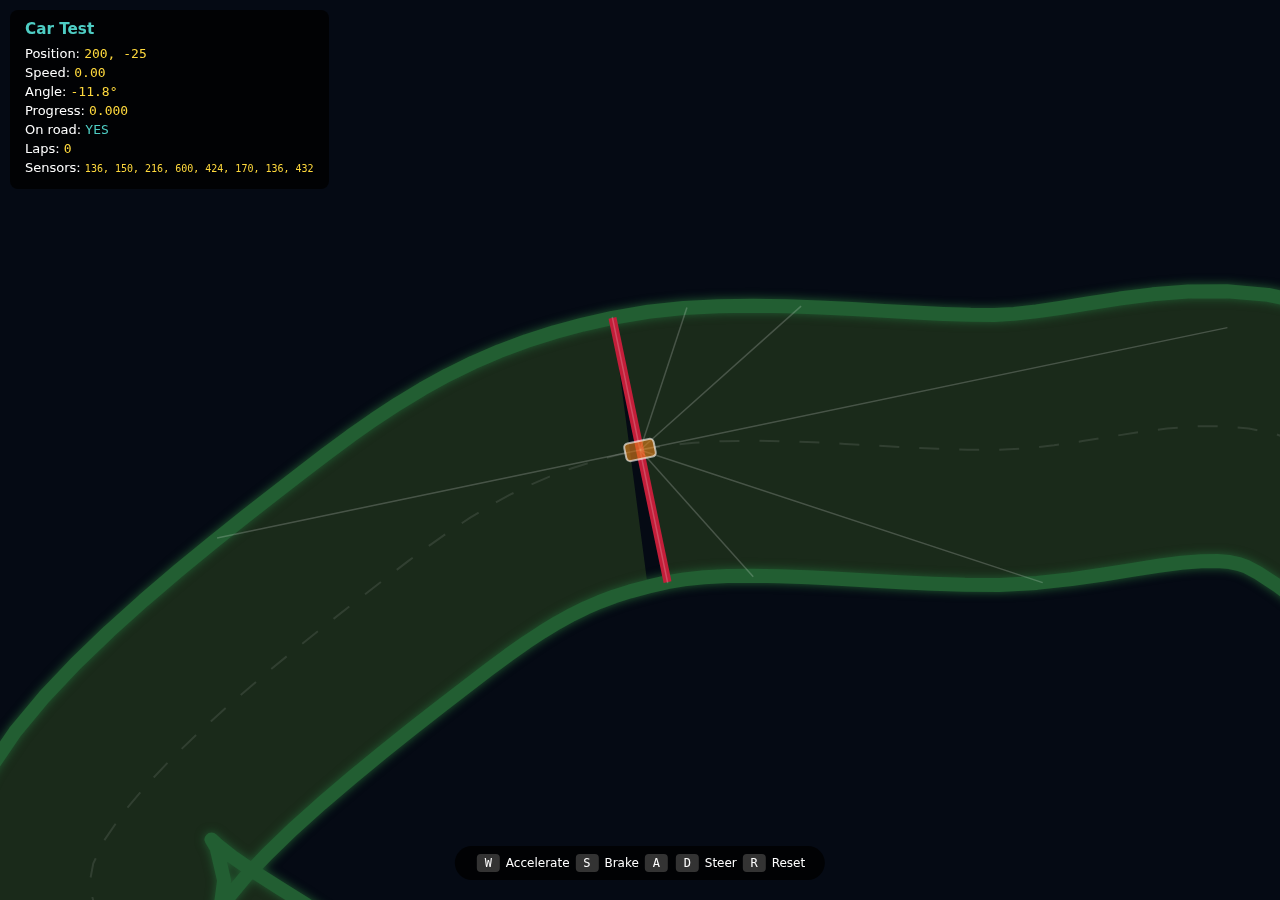
<file: tests/test_car.html>
<!DOCTYPE html>
<html lang="en">
<head>
    <meta charset="UTF-8">
    <meta name="viewport" content="width=device-width, initial-scale=1.0">
    <title>Car Test</title>
    <style>
        body {
            margin: 0;
            background: #050a14;
            font-family: system-ui, sans-serif;
            color: white;
            overflow: hidden;
        }
        canvas { display: block; }
        #info {
            position: absolute;
            top: 10px;
            left: 10px;
            background: rgba(0,0,0,0.8);
            padding: 10px 15px;
            border-radius: 8px;
            font-size: 13px;
        }
        #info h3 { margin: 0 0 8px 0; color: #4ecdc4; }
        #info p { margin: 4px 0; }
        .value { color: #ffd93d; font-family: monospace; }
        .on { color: #4ecdc4; }
        .off { color: #ff6b6b; }
        #controls {
            position: absolute;
            bottom: 20px;
            left: 50%;
            transform: translateX(-50%);
            background: rgba(0,0,0,0.8);
            padding: 10px 20px;
            border-radius: 20px;
            font-size: 12px;
        }
        kbd {
            background: #333;
            padding: 2px 8px;
            border-radius: 4px;
            margin: 0 2px;
        }
    </style>
</head>
<body>
    <canvas id="canvas"></canvas>
    <div id="info">
        <h3>Car Test</h3>
        <p>Position: <span id="pos" class="value">—</span></p>
        <p>Speed: <span id="speed" class="value">—</span></p>
        <p>Angle: <span id="angle" class="value">—</span></p>
        <p>Progress: <span id="progress" class="value">—</span></p>
        <p>On road: <span id="onRoad" class="value">—</span></p>
        <p>Laps: <span id="laps" class="value">0</span></p>
        <p>Sensors: <span id="sensors" class="value" style="font-size: 10px;">—</span></p>
    </div>
    <div id="controls">
        <kbd>W</kbd> Accelerate
        <kbd>S</kbd> Brake
        <kbd>A</kbd> <kbd>D</kbd> Steer
        <kbd>R</kbd> Reset
    </div>
    
    <script type="module">
        import { CONFIG } from '../js/config.js';
        import { Track } from '../js/track.js';
        import { Car } from '../js/car.js';
        import { NeuralNetwork } from '../js/neural-network.js';
        
        const canvas = document.getElementById('canvas');
        const ctx = canvas.getContext('2d');
        
        // Same track as test_track
        const trackCenterline = [
            { x: 200, y: -25 },
            { x: 550, y: -25 },
            { x: 875, y: -25 },
            { x: 1150, y: 300 },
            { x: 975, y: 650 },
            { x: 1225, y: 775 },
            { x: 1300, y: 1025 },
            { x: 950, y: 1300 },
            { x: 550, y: 1250 },
            { x: 450, y: 1075 },
            { x: 300, y: 1100 },
            { x: 75, y: 1300 },
            { x: -425, y: 1125 },
            { x: -475, y: 625 },
            { x: -150, y: 600 },
            { x: -350, y: 400 },
            { x: -50, y: 100 },
        ];
        
        let track, car, camera;
        let keys = {};
        
        // UI elements
        const posEl = document.getElementById('pos');
        const speedEl = document.getElementById('speed');
        const angleEl = document.getElementById('angle');
        const progressEl = document.getElementById('progress');
        const onRoadEl = document.getElementById('onRoad');
        const lapsEl = document.getElementById('laps');
        const sensorsEl = document.getElementById('sensors');
        
        function init() {
            canvas.width = window.innerWidth;
            canvas.height = window.innerHeight;
            
            track = new Track(trackCenterline);
            
            // Start position
            const start = track.getStartLine();
            car = new Car(
                0,
                start.point.x,
                start.point.y,
                Math.atan2(start.tangent.y, start.tangent.x)
            );
            
            // Override the brain with manual control
            car.brain = {
                predict: () => {
                    let steer = 0;
                    let throttle = 0;
                    if (keys['KeyA'] || keys['ArrowLeft']) steer = -1;
                    if (keys['KeyD'] || keys['ArrowRight']) steer = 1;
                    if (keys['KeyW'] || keys['ArrowUp']) throttle = 1;
                    if (keys['KeyS'] || keys['ArrowDown']) throttle = -0.5;
                    return [steer, throttle];
                }
            };
            
            camera = { x: car.x, y: car.y };
        }
        
        function reset() {
            const start = track.getStartLine();
            car.x = start.point.x;
            car.y = start.point.y;
            car.angle = Math.atan2(start.tangent.y, start.tangent.x);
            car.speed = 0;
            car.dead = false;
            car.finished = false;
            car.fitness = 0;
            car.lapCount = 0;
            car.lastProgress = 0;
            car.timer = 0;
            car.graceTimer = CONFIG.GRACE_PERIOD;
        }
        
        function update() {
            if (!car.dead && !car.finished) {
                car.update(track, []);
            }
            
            // Smooth camera follow
            camera.x += (car.x - camera.x) * 0.1;
            camera.y += (car.y - camera.y) * 0.1;
        }
        
        function draw() {
            ctx.fillStyle = '#050a14';
            ctx.fillRect(0, 0, canvas.width, canvas.height);
            
            ctx.save();
            ctx.translate(canvas.width/2 - camera.x, canvas.height/2 - camera.y);
            
            track.draw(ctx);
            car.draw(ctx, true);
            
            ctx.restore();
            
            // Update UI
            posEl.textContent = `${Math.round(car.x)}, ${Math.round(car.y)}`;
            speedEl.textContent = car.speed.toFixed(2);
            angleEl.textContent = (car.angle * 180 / Math.PI).toFixed(1) + '°';
            progressEl.textContent = car.lastProgress.toFixed(3);
            
            const onRoad = track.isOnRoad(car.x, car.y);
            onRoadEl.textContent = onRoad ? 'YES' : 'NO';
            onRoadEl.className = onRoad ? 'value on' : 'value off';
            
            lapsEl.textContent = car.lapCount;
            sensorsEl.textContent = car.sensors.map(s => Math.floor(s)).join(', ');
            
            if (car.dead) {
                ctx.fillStyle = 'rgba(255, 0, 0, 0.3)';
                ctx.fillRect(0, 0, canvas.width, canvas.height);
                ctx.fillStyle = 'white';
                ctx.font = 'bold 24px system-ui';
                ctx.textAlign = 'center';
                ctx.fillText('CRASHED! Press R to reset', canvas.width/2, canvas.height/2);
            }
            
            if (car.finished) {
                ctx.fillStyle = 'rgba(0, 255, 100, 0.3)';
                ctx.fillRect(0, 0, canvas.width, canvas.height);
                ctx.fillStyle = 'white';
                ctx.font = 'bold 24px system-ui';
                ctx.textAlign = 'center';
                ctx.fillText('LAP COMPLETE! Press R to reset', canvas.width/2, canvas.height/2);
            }
        }
        
        function loop() {
            update();
            draw();
            requestAnimationFrame(loop);
        }
        
        window.addEventListener('keydown', (e) => {
            keys[e.code] = true;
            if (e.code === 'KeyR') reset();
        });
        
        window.addEventListener('keyup', (e) => {
            keys[e.code] = false;
        });
        
        window.addEventListener('resize', () => {
            canvas.width = window.innerWidth;
            canvas.height = window.innerHeight;
        });
        
        init();
        loop();
    </script>
</body>
</html>
</file>
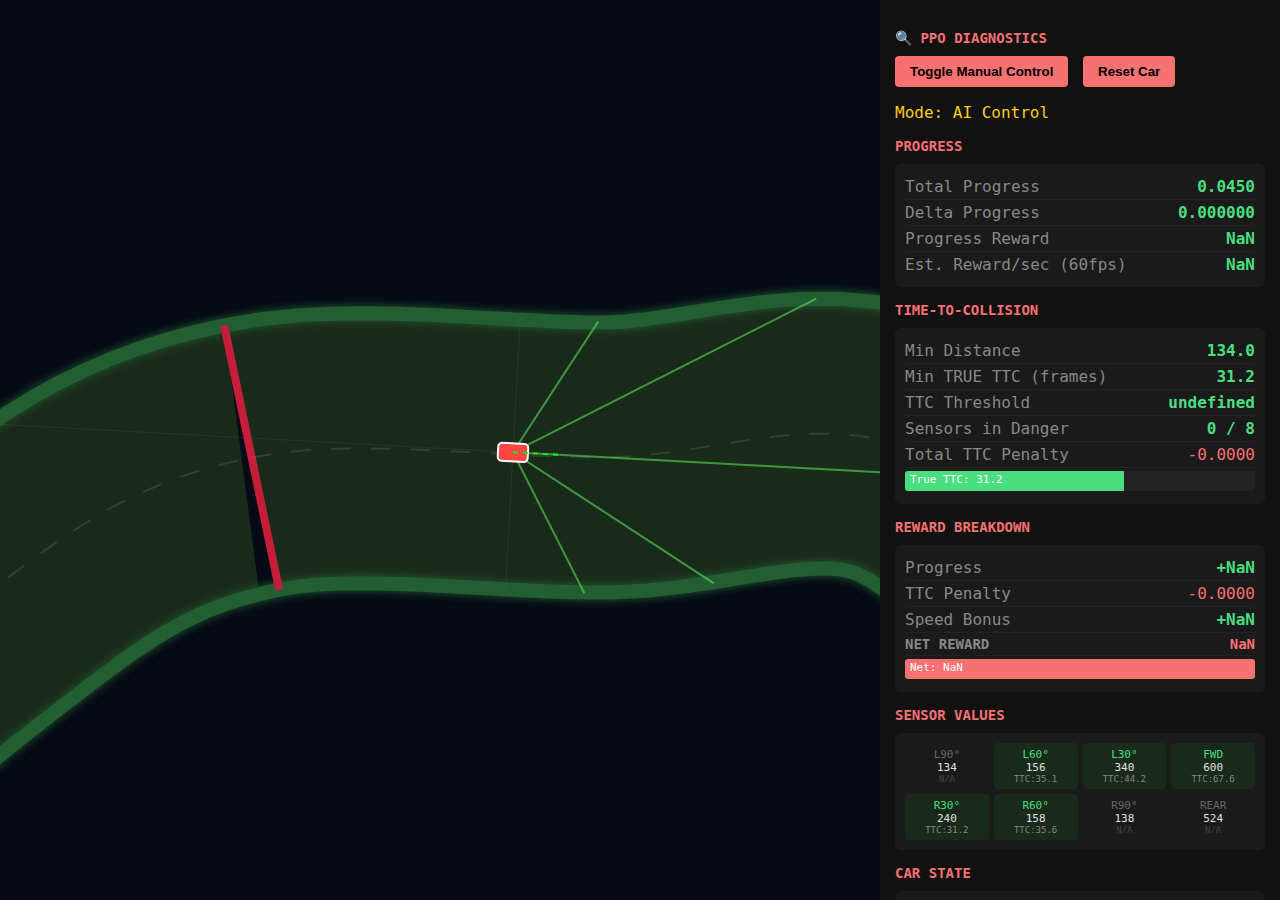
<file: tests/test_diagnostics.html>
<!DOCTYPE html>
<html lang="en">
<head>
    <meta charset="UTF-8">
    <meta name="viewport" content="width=device-width, initial-scale=1.0">
    <title>Test: PPO Diagnostics</title>
    <style>
        body {
            font-family: 'SF Mono', Monaco, monospace;
            background: #0a0a0a;
            color: #e0e0e0;
            margin: 0;
            display: flex;
        }
        #game-container {
            flex: 1;
            position: relative;
        }
        canvas {
            display: block;
        }
        #diagnostics {
            width: 400px;
            padding: 15px;
            background: #111;
            height: 100vh;
            overflow-y: auto;
            box-sizing: border-box;
        }
        h2 { color: #f87171; margin: 15px 0 10px 0; font-size: 14px; }
        .section {
            background: #1a1a1a;
            padding: 10px;
            margin: 5px 0;
            border-radius: 6px;
        }
        .row {
            display: flex;
            justify-content: space-between;
            padding: 3px 0;
            border-bottom: 1px solid #222;
        }
        .row:last-child { border-bottom: none; }
        .label { color: #888; }
        .value { color: #4ade80; font-weight: bold; }
        .warning { color: #facc15; }
        .danger { color: #f87171; }
        .bar-container {
            height: 20px;
            background: #222;
            border-radius: 3px;
            margin: 3px 0;
            position: relative;
            overflow: hidden;
        }
        .bar {
            height: 100%;
            transition: width 0.1s;
        }
        .bar-label {
            position: absolute;
            left: 5px;
            top: 2px;
            font-size: 11px;
            color: #fff;
        }
        .sensor-grid {
            display: grid;
            grid-template-columns: repeat(4, 1fr);
            gap: 5px;
        }
        .sensor-item {
            background: #222;
            padding: 5px;
            border-radius: 4px;
            text-align: center;
            font-size: 11px;
        }
        .controls {
            margin: 10px 0;
        }
        button {
            background: #f87171;
            color: #000;
            border: none;
            padding: 8px 15px;
            border-radius: 4px;
            cursor: pointer;
            font-weight: bold;
            margin-right: 5px;
        }
        button:hover { background: #fca5a5; }
        .help {
            font-size: 11px;
            color: #666;
            margin-top: 20px;
        }
    </style>
</head>
<body>
    <div id="game-container">
        <canvas id="gameCanvas"></canvas>
    </div>
    <div id="diagnostics">
        <h2>🔍 PPO DIAGNOSTICS</h2>
        <div class="controls">
            <button onclick="toggleManual()">Toggle Manual Control</button>
            <button onclick="resetCar()">Reset Car</button>
        </div>
        <p id="mode" style="color: #facc15;">Mode: AI Control</p>
        
        <h2>PROGRESS</h2>
        <div class="section" id="progress-section"></div>
        
        <h2>TIME-TO-COLLISION</h2>
        <div class="section" id="ttc-section"></div>
        
        <h2>REWARD BREAKDOWN</h2>
        <div class="section" id="reward-section"></div>
        
        <h2>SENSOR VALUES</h2>
        <div class="section sensor-grid" id="sensor-section"></div>
        
        <h2>CAR STATE</h2>
        <div class="section" id="car-section"></div>
        
        <div class="help">
            <p><strong>WASD</strong> - Manual control (when enabled)</p>
            <p><strong>TRUE TTC</strong> = distance / velocity_toward_sensor</p>
            <p>Side sensors (L90°, R90°) have TTC=∞ when moving forward (N/A)</p>
            <p><strong>Green</strong> = contributing sensors (car moving toward)</p>
            <p><strong>Gray</strong> = non-contributing (moving parallel/away)</p>
        </div>
    </div>

    <script type="module">
        import { CONFIG } from '../js/config.js';
        import { Track } from '../js/track.js';
        import { Car } from '../js/car.js';
        
        // Track centerline
        const TRACK_CENTERLINE = [
            { x: 200, y: -25 },
            { x: 550, y: -25 },
            { x: 875, y: -25 },
            { x: 1150, y: 300 },
            { x: 975, y: 650 },
            { x: 1225, y: 775 },
            { x: 1300, y: 1025 },
            { x: 950, y: 1300 },
            { x: 550, y: 1250 },
            { x: 450, y: 1075 },
            { x: 300, y: 1100 },
            { x: 75, y: 1300 },
            { x: -425, y: 1125 },
            { x: -475, y: 625 },
            { x: -150, y: 600 },
            { x: -350, y: 400 },
            { x: -50, y: 100 },
        ];
        
        const canvas = document.getElementById('gameCanvas');
        const ctx = canvas.getContext('2d');
        
        let track, car;
        let manualControl = false;
        let keys = {};
        let prevTotalProgress = 0;
        let camera = { x: 0, y: 0 };
        
        function setup() {
            canvas.width = window.innerWidth - 400;
            canvas.height = window.innerHeight;
            
            track = new Track(TRACK_CENTERLINE);
            const start = track.getStartLine();
            car = new Car(0, start.point.x, start.point.y, Math.atan2(start.tangent.y, start.tangent.x));
            
            // Initialize progress
            car.update(track, []);
            prevTotalProgress = car.totalProgress;
            
            requestAnimationFrame(loop);
        }
        
        function loop() {
            // Store previous progress
            const prevProg = car.totalProgress;
            
            // Manual or simple AI control
            if (manualControl) {
                let steer = 0, throttle = 0;
                if (keys['a'] || keys['ArrowLeft']) steer = -1;
                if (keys['d'] || keys['ArrowRight']) steer = 1;
                if (keys['w'] || keys['ArrowUp']) throttle = 1;
                if (keys['s'] || keys['ArrowDown']) throttle = -0.5;
                car.applyAction([steer, throttle]);
            } else {
                // Simple AI: go forward, steer towards track
                const trackDir = track.getTrackDirection(car.x, car.y);
                const trackAngle = Math.atan2(trackDir.y, trackDir.x);
                let angleDiff = trackAngle - car.angle;
                while (angleDiff > Math.PI) angleDiff -= 2 * Math.PI;
                while (angleDiff < -Math.PI) angleDiff += 2 * Math.PI;
                
                const steer = Math.max(-1, Math.min(1, angleDiff * 2));
                car.applyAction([steer, 0.8]);
            }
            
            car.update(track, []);
            
            // Reset if dead
            if (car.dead) {
                const start = track.getStartLine();
                car.reset(start);
                car.update(track, []);
            }
            
            // Camera follow
            camera.x += (car.x - camera.x) * 0.1;
            camera.y += (car.y - camera.y) * 0.1;
            
            // Draw
            ctx.fillStyle = '#050a14';
            ctx.fillRect(0, 0, canvas.width, canvas.height);
            
            ctx.save();
            ctx.translate(canvas.width / 2 - camera.x, canvas.height / 2 - camera.y);
            
            track.draw(ctx);
            drawCarWithDiagnostics(ctx, car);
            
            ctx.restore();
            
            // Update diagnostics
            updateDiagnostics(car, prevProg);
            
            requestAnimationFrame(loop);
        }
        
        function drawCarWithDiagnostics(ctx, car) {
            const speed = Math.max(car.speed, 0.1);
            const ppo = CONFIG.PPO;
            
            // Draw TTC danger zones for each sensor
            car.sensors.forEach((dist, i) => {
                const angle = getSensorAngle(car, i);
                
                // Get sensor angle relative to car heading (local)
                const sensorAngle = (i < 7) 
                    ? -Math.PI/2 + (i / 6) * Math.PI 
                    : Math.PI;
                
                // Velocity component toward this sensor
                const velocityToward = speed * Math.cos(sensorAngle);
                const contributing = velocityToward > 0.1;
                const trueTTC = contributing ? dist / velocityToward : Infinity;
                const inDanger = contributing && trueTTC < ppo.TTC_THRESHOLD;
                
                // Draw sensor line
                ctx.beginPath();
                if (inDanger) {
                    ctx.strokeStyle = 'rgba(255, 0, 0, 0.9)';
                    ctx.lineWidth = 3;
                } else if (contributing) {
                    ctx.strokeStyle = 'rgba(100, 255, 100, 0.5)';
                    ctx.lineWidth = 2;
                } else {
                    ctx.strokeStyle = 'rgba(100, 100, 100, 0.2)';
                    ctx.lineWidth = 1;
                }
                ctx.moveTo(car.x, car.y);
                ctx.lineTo(car.x + Math.cos(angle) * dist, car.y + Math.sin(angle) * dist);
                ctx.stroke();
                
                // Draw TTC label for dangerous sensors
                if (inDanger) {
                    const labelX = car.x + Math.cos(angle) * (dist / 2);
                    const labelY = car.y + Math.sin(angle) * (dist / 2);
                    ctx.fillStyle = '#f87171';
                    ctx.font = '12px monospace';
                    ctx.fillText(`TTC:${trueTTC.toFixed(1)}`, labelX, labelY);
                }
            });
            
            // Draw car
            ctx.save();
            ctx.translate(car.x, car.y);
            ctx.rotate(car.angle);
            ctx.fillStyle = car.dead ? '#666' : '#ff4444';
            ctx.beginPath();
            ctx.roundRect(-15, -9, 30, 18, 4);
            ctx.fill();
            ctx.strokeStyle = '#fff';
            ctx.lineWidth = 2;
            ctx.stroke();
            ctx.restore();
            
            // Draw track direction indicator
            const trackDir = track.getTrackDirection(car.x, car.y);
            if (trackDir) {
                ctx.beginPath();
                ctx.strokeStyle = '#00ff00';
                ctx.lineWidth = 2;
                ctx.setLineDash([5, 5]);
                ctx.moveTo(car.x, car.y);
                ctx.lineTo(car.x + trackDir.x * 50, car.y + trackDir.y * 50);
                ctx.stroke();
                ctx.setLineDash([]);
            }
        }
        
        function getSensorAngle(car, i) {
            return (i < 7)
                ? car.angle - Math.PI / 2 + (i / 6) * Math.PI
                : car.angle + Math.PI;
        }
        
        function updateDiagnostics(car, prevProg) {
            const speed = Math.max(car.speed, 0.5);
            const ppo = CONFIG.PPO;
            
            // Progress section - use progressVelocity which is computed during update
            const deltaProgress = car.progressVelocity;  // This is set in car.update()
            const progressReward = deltaProgress * ppo.PROGRESS_REWARD_SCALE;
            
            document.getElementById('progress-section').innerHTML = `
                <div class="row">
                    <span class="label">Total Progress</span>
                    <span class="value">${car.totalProgress.toFixed(4)}</span>
                </div>
                <div class="row">
                    <span class="label">Delta Progress</span>
                    <span class="value">${deltaProgress.toFixed(6)}</span>
                </div>
                <div class="row">
                    <span class="label">Progress Reward</span>
                    <span class="value">${progressReward.toFixed(4)}</span>
                </div>
                <div class="row">
                    <span class="label">Est. Reward/sec (60fps)</span>
                    <span class="value">${(progressReward * 60).toFixed(2)}</span>
                </div>
            `;
            
            // TTC section - use TRUE TTC (velocity component toward sensor)
            let ttcHtml = '';
            let totalTTCPenalty = 0;
            let dangerCount = 0;
            let minTrueTTC = Infinity;
            
            car.sensors.forEach((dist, i) => {
                // Get sensor angle relative to car heading
                const sensorAngle = (i < 7) 
                    ? -Math.PI/2 + (i / 6) * Math.PI 
                    : Math.PI;
                
                // Velocity component toward this sensor
                const velocityToward = speed * Math.cos(sensorAngle);
                
                // Only compute TTC if moving toward this direction
                if (velocityToward > 0.1) {
                    const ttc = dist / velocityToward;  // TRUE TTC
                    minTrueTTC = Math.min(minTrueTTC, ttc);
                    
                    if (ttc < ppo.TTC_THRESHOLD) {
                        const normalizedTTC = ttc / ppo.TTC_THRESHOLD;
                        const penalty = (1 - normalizedTTC) * ppo.TTC_PENALTY_WEIGHT;
                        totalTTCPenalty += penalty;
                        dangerCount++;
                    }
                }
            });
            
            const minDist = Math.min(...car.sensors);
            
            const displayTTC = minTrueTTC === Infinity ? 999 : minTrueTTC;
            document.getElementById('ttc-section').innerHTML = `
                <div class="row">
                    <span class="label">Min Distance</span>
                    <span class="${minDist < 30 ? 'danger' : minDist < 60 ? 'warning' : 'value'}">${minDist.toFixed(1)}</span>
                </div>
                <div class="row">
                    <span class="label">Min TRUE TTC (frames)</span>
                    <span class="${displayTTC < ppo.TTC_THRESHOLD ? 'danger' : 'value'}">${displayTTC.toFixed(1)}</span>
                </div>
                <div class="row">
                    <span class="label">TTC Threshold</span>
                    <span class="value">${ppo.TTC_THRESHOLD}</span>
                </div>
                <div class="row">
                    <span class="label">Sensors in Danger</span>
                    <span class="${dangerCount > 0 ? 'danger' : 'value'}">${dangerCount} / 8</span>
                </div>
                <div class="row">
                    <span class="label">Total TTC Penalty</span>
                    <span class="danger">-${totalTTCPenalty.toFixed(4)}</span>
                </div>
                <div class="bar-container">
                    <div class="bar" style="width: ${Math.min(100, (displayTTC / 50) * 100)}%; background: ${displayTTC < ppo.TTC_THRESHOLD ? '#f87171' : '#4ade80'};"></div>
                    <span class="bar-label">True TTC: ${displayTTC.toFixed(1)}</span>
                </div>
            `;
            
            // Reward section
            const speedReward = car.speed * ppo.SPEED_REWARD_SCALE;
            const netReward = progressReward - totalTTCPenalty + speedReward;
            
            document.getElementById('reward-section').innerHTML = `
                <div class="row">
                    <span class="label">Progress</span>
                    <span class="value">+${progressReward.toFixed(4)}</span>
                </div>
                <div class="row">
                    <span class="label">TTC Penalty</span>
                    <span class="danger">-${totalTTCPenalty.toFixed(4)}</span>
                </div>
                <div class="row">
                    <span class="label">Speed Bonus</span>
                    <span class="value">+${speedReward.toFixed(4)}</span>
                </div>
                <div class="row" style="font-size: 14px; font-weight: bold;">
                    <span class="label">NET REWARD</span>
                    <span class="${netReward >= 0 ? 'value' : 'danger'}">${netReward >= 0 ? '+' : ''}${netReward.toFixed(4)}</span>
                </div>
                <div class="bar-container">
                    <div class="bar" style="width: ${Math.min(100, Math.max(0, (netReward + 0.5) / 1 * 100))}%; background: ${netReward >= 0 ? '#4ade80' : '#f87171'};"></div>
                    <span class="bar-label">Net: ${netReward.toFixed(4)}</span>
                </div>
            `;
            
            // Sensor section - show TRUE TTC for each sensor
            let sensorHtml = '';
            car.sensors.forEach((dist, i) => {
                const sensorAngle = (i < 7) 
                    ? -Math.PI/2 + (i / 6) * Math.PI 
                    : Math.PI;
                const velocityToward = speed * Math.cos(sensorAngle);
                const contributing = velocityToward > 0.1;
                const trueTTC = contributing ? dist / velocityToward : Infinity;
                const inDanger = contributing && trueTTC < ppo.TTC_THRESHOLD;
                
                const sensorLabels = ['L90°', 'L60°', 'L30°', 'FWD', 'R30°', 'R60°', 'R90°', 'REAR'];
                sensorHtml += `
                    <div class="sensor-item" style="background: ${inDanger ? '#4a1010' : contributing ? '#1a2a1a' : '#1a1a1a'};">
                        <div style="color: ${inDanger ? '#f87171' : contributing ? '#4ade80' : '#666'};">${sensorLabels[i]}</div>
                        <div>${dist.toFixed(0)}</div>
                        <div style="font-size: 9px; color: ${contributing ? '#888' : '#444'};">
                            ${contributing ? `TTC:${trueTTC.toFixed(1)}` : 'N/A'}
                        </div>
                    </div>
                `;
            });
            document.getElementById('sensor-section').innerHTML = sensorHtml;
            
            // Car section
            const trackDir = track.getTrackDirection(car.x, car.y);
            let angleToTrack = 0;
            if (trackDir) {
                const trackAngle = Math.atan2(trackDir.y, trackDir.x);
                angleToTrack = car.angle - trackAngle;
                while (angleToTrack > Math.PI) angleToTrack -= 2 * Math.PI;
                while (angleToTrack < -Math.PI) angleToTrack += 2 * Math.PI;
            }
            
            document.getElementById('car-section').innerHTML = `
                <div class="row">
                    <span class="label">Speed</span>
                    <span class="value">${car.speed.toFixed(2)}</span>
                </div>
                <div class="row">
                    <span class="label">Angle to Track</span>
                    <span class="${Math.abs(angleToTrack) > 0.5 ? 'warning' : 'value'}">${(angleToTrack * 180 / Math.PI).toFixed(1)}°</span>
                </div>
                <div class="row">
                    <span class="label">Position</span>
                    <span class="value">${car.x.toFixed(0)}, ${car.y.toFixed(0)}</span>
                </div>
                <div class="row">
                    <span class="label">Dead</span>
                    <span class="${car.dead ? 'danger' : 'value'}">${car.dead ? 'YES' : 'No'}</span>
                </div>
            `;
        }
        
        window.toggleManual = function() {
            manualControl = !manualControl;
            document.getElementById('mode').textContent = 
                `Mode: ${manualControl ? 'Manual Control (WASD)' : 'AI Control'}`;
            document.getElementById('mode').style.color = manualControl ? '#4ade80' : '#facc15';
        };
        
        window.resetCar = function() {
            const start = track.getStartLine();
            car.reset(start);
            car.update(track, []);
        };
        
        window.addEventListener('keydown', e => keys[e.key] = true);
        window.addEventListener('keyup', e => keys[e.key] = false);
        window.addEventListener('resize', () => {
            canvas.width = window.innerWidth - 400;
            canvas.height = window.innerHeight;
        });
        
        setup();
    </script>
</body>
</html>
</file>
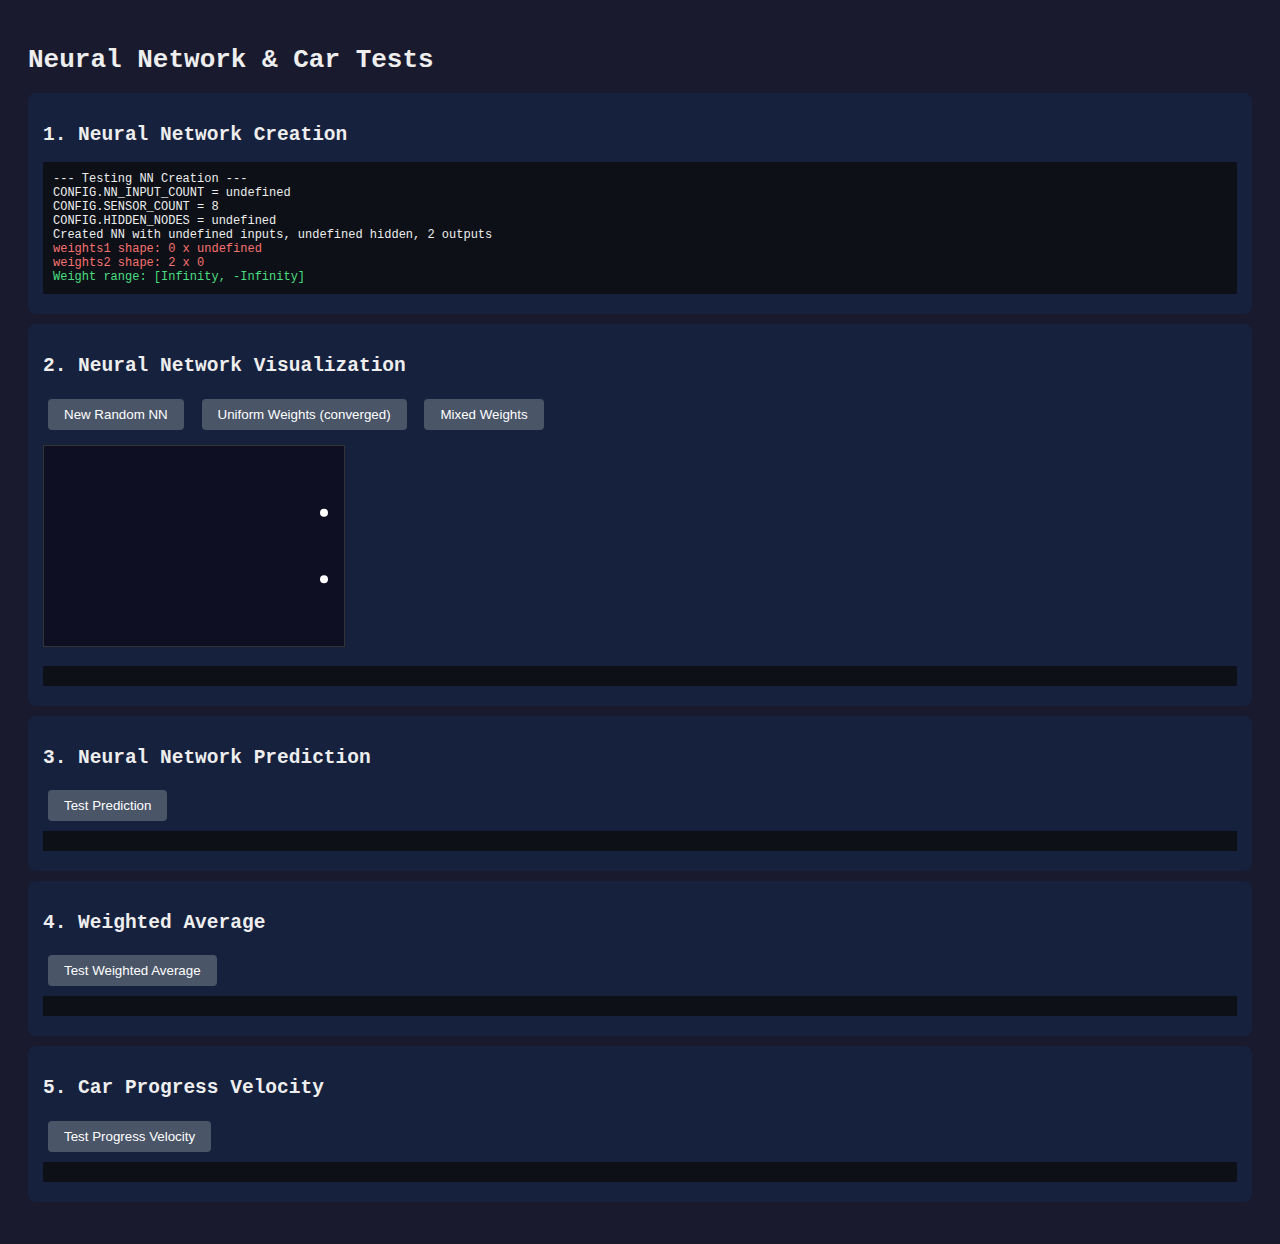
<file: tests/test_nn.html>
<!DOCTYPE html>
<html lang="en">
<head>
    <meta charset="UTF-8">
    <title>Neural Network Test</title>
    <style>
        body {
            background: #1a1a2e;
            color: #eee;
            font-family: monospace;
            padding: 20px;
        }
        .test-section {
            background: #16213e;
            padding: 15px;
            margin: 10px 0;
            border-radius: 8px;
        }
        .pass { color: #4ade80; }
        .fail { color: #f87171; }
        canvas {
            background: #0f0f23;
            border: 1px solid #333;
            margin: 10px 0;
        }
        button {
            background: #4a5568;
            color: white;
            border: none;
            padding: 8px 16px;
            margin: 5px;
            cursor: pointer;
            border-radius: 4px;
        }
        button:hover { background: #5a6578; }
        .log { 
            background: #0d1117; 
            padding: 10px; 
            margin: 5px 0;
            font-size: 12px;
            max-height: 200px;
            overflow-y: auto;
        }
    </style>
</head>
<body>
    <h1>Neural Network & Car Tests</h1>
    
    <div class="test-section">
        <h2>1. Neural Network Creation</h2>
        <div id="nn-creation-log" class="log"></div>
    </div>
    
    <div class="test-section">
        <h2>2. Neural Network Visualization</h2>
        <div>
            <button onclick="createRandomNN()">New Random NN</button>
            <button onclick="createUniformNN()">Uniform Weights (converged)</button>
            <button onclick="createMixedNN()">Mixed Weights</button>
        </div>
        <canvas id="nnCanvas" width="300" height="200"></canvas>
        <div id="nn-viz-log" class="log"></div>
    </div>
    
    <div class="test-section">
        <h2>3. Neural Network Prediction</h2>
        <button onclick="testPrediction()">Test Prediction</button>
        <div id="nn-predict-log" class="log"></div>
    </div>
    
    <div class="test-section">
        <h2>4. Weighted Average</h2>
        <button onclick="testWeightedAvg()">Test Weighted Average</button>
        <div id="nn-avg-log" class="log"></div>
    </div>
    
    <div class="test-section">
        <h2>5. Car Progress Velocity</h2>
        <button onclick="testProgressVelocity()">Test Progress Velocity</button>
        <div id="car-progress-log" class="log"></div>
    </div>

    <script type="module">
        import { NeuralNetwork } from '../js/neural-network.js';
        import { CONFIG } from '../js/config.js';
        
        const nnCanvas = document.getElementById('nnCanvas');
        const nnCtx = nnCanvas.getContext('2d');
        let currentNN = null;
        
        function log(elementId, msg, isPass = null) {
            const el = document.getElementById(elementId);
            const className = isPass === true ? 'pass' : isPass === false ? 'fail' : '';
            el.innerHTML += `<div class="${className}">${msg}</div>`;
        }
        
        // Test 1: NN Creation
        function testNNCreation() {
            log('nn-creation-log', '--- Testing NN Creation ---');
            
            try {
                // Test with CONFIG values
                log('nn-creation-log', `CONFIG.NN_INPUT_COUNT = ${CONFIG.NN_INPUT_COUNT}`);
                log('nn-creation-log', `CONFIG.SENSOR_COUNT = ${CONFIG.SENSOR_COUNT}`);
                log('nn-creation-log', `CONFIG.HIDDEN_NODES = ${CONFIG.HIDDEN_NODES}`);
                
                const nn = new NeuralNetwork(CONFIG.NN_INPUT_COUNT, CONFIG.HIDDEN_NODES, 2);
                
                log('nn-creation-log', `Created NN with ${nn.inputNodes} inputs, ${nn.hiddenNodes} hidden, ${nn.outputNodes} outputs`);
                log('nn-creation-log', `weights1 shape: ${nn.weights1.length} x ${nn.weights1[0]?.length}`, 
                    nn.weights1.length === CONFIG.HIDDEN_NODES && nn.weights1[0]?.length === CONFIG.NN_INPUT_COUNT);
                log('nn-creation-log', `weights2 shape: ${nn.weights2.length} x ${nn.weights2[0]?.length}`,
                    nn.weights2.length === 2 && nn.weights2[0]?.length === CONFIG.HIDDEN_NODES);
                
                // Check weight ranges
                const allW1 = nn.weights1.flat();
                const allW2 = nn.weights2.flat();
                const minW = Math.min(...allW1, ...allW2);
                const maxW = Math.max(...allW1, ...allW2);
                log('nn-creation-log', `Weight range: [${minW.toFixed(3)}, ${maxW.toFixed(3)}]`, minW >= -1 && maxW <= 1);
                
                currentNN = nn;
                nn.draw(nnCtx, nnCanvas.width, nnCanvas.height);
                
            } catch (e) {
                log('nn-creation-log', `ERROR: ${e.message}`, false);
                console.error(e);
            }
        }
        
        // Test 2: Visualization
        window.createRandomNN = function() {
            currentNN = new NeuralNetwork(CONFIG.NN_INPUT_COUNT, CONFIG.HIDDEN_NODES, 2);
            currentNN.draw(nnCtx, nnCanvas.width, nnCanvas.height);
            
            const stats = currentNN.getWeightStats ? currentNN.getWeightStats() : { mean: 'N/A', std: 'N/A' };
            log('nn-viz-log', `Random NN - mean: ${stats.mean?.toFixed(4) || 'N/A'}, std: ${stats.std?.toFixed(4) || 'N/A'}`);
        };
        
        window.createUniformNN = function() {
            // Create NN with near-uniform weights (simulates converged state)
            currentNN = new NeuralNetwork(CONFIG.NN_INPUT_COUNT, CONFIG.HIDDEN_NODES, 2);
            // Set all weights to ~0.1 with tiny variance
            currentNN.weights1 = currentNN.weights1.map(row => row.map(() => 0.1 + Math.random() * 0.01));
            currentNN.weights2 = currentNN.weights2.map(row => row.map(() => 0.1 + Math.random() * 0.01));
            currentNN.draw(nnCtx, nnCanvas.width, nnCanvas.height);
            
            const allW = [...currentNN.weights1.flat(), ...currentNN.weights2.flat()];
            const mean = allW.reduce((a, b) => a + b) / allW.length;
            const std = Math.sqrt(allW.reduce((a, b) => a + (b - mean) ** 2, 0) / allW.length);
            log('nn-viz-log', `Uniform NN - mean: ${mean.toFixed(4)}, std: ${std.toFixed(6)} (should still show green lines)`);
        };
        
        window.createMixedNN = function() {
            currentNN = new NeuralNetwork(CONFIG.NN_INPUT_COUNT, CONFIG.HIDDEN_NODES, 2);
            // Set weights to clear positive/negative pattern
            currentNN.weights1 = currentNN.weights1.map((row, i) => 
                row.map((_, j) => (i + j) % 2 === 0 ? 0.8 : -0.8)
            );
            currentNN.weights2 = currentNN.weights2.map((row, i) => 
                row.map((_, j) => (i + j) % 2 === 0 ? 0.5 : -0.5)
            );
            currentNN.draw(nnCtx, nnCanvas.width, nnCanvas.height);
            log('nn-viz-log', `Mixed NN - alternating +/- weights (should show clear red/green pattern)`);
        };
        
        // Test 3: Prediction
        window.testPrediction = function() {
            log('nn-predict-log', '--- Testing Prediction ---');
            
            if (!currentNN) {
                currentNN = new NeuralNetwork(CONFIG.NN_INPUT_COUNT, CONFIG.HIDDEN_NODES, 2);
            }
            
            // Test with 9 inputs (8 sensors + 1 progress velocity)
            const inputs = [100, 150, 200, 200, 200, 150, 100, 50, 5]; // 8 sensors + velocity
            
            log('nn-predict-log', `Input count: ${inputs.length} (expected: ${CONFIG.NN_INPUT_COUNT})`, 
                inputs.length === CONFIG.NN_INPUT_COUNT);
            
            try {
                const output = currentNN.predict(inputs);
                log('nn-predict-log', `Output: [${output.map(v => v.toFixed(4)).join(', ')}]`);
                log('nn-predict-log', `Output in range [-1, 1]: ${output.every(v => v >= -1 && v <= 1)}`,
                    output.every(v => v >= -1 && v <= 1));
            } catch (e) {
                log('nn-predict-log', `ERROR: ${e.message}`, false);
                console.error(e);
            }
        };
        
        // Test 4: Weighted Average
        window.testWeightedAvg = function() {
            log('nn-avg-log', '--- Testing Weighted Average ---');
            
            const nn1 = new NeuralNetwork(CONFIG.NN_INPUT_COUNT, CONFIG.HIDDEN_NODES, 2);
            const nn2 = new NeuralNetwork(CONFIG.NN_INPUT_COUNT, CONFIG.HIDDEN_NODES, 2);
            const nn3 = new NeuralNetwork(CONFIG.NN_INPUT_COUNT, CONFIG.HIDDEN_NODES, 2);
            
            log('nn-avg-log', `NN1 inputNodes: ${nn1.inputNodes}`);
            log('nn-avg-log', `NN2 inputNodes: ${nn2.inputNodes}`);
            log('nn-avg-log', `NN3 inputNodes: ${nn3.inputNodes}`);
            
            try {
                const avg = NeuralNetwork.weightedAverage([nn1, nn2, nn3], [0.5, 0.3, 0.2]);
                
                log('nn-avg-log', `Averaged NN inputNodes: ${avg.inputNodes}`, avg.inputNodes === CONFIG.NN_INPUT_COUNT);
                log('nn-avg-log', `Averaged weights1 shape: ${avg.weights1.length} x ${avg.weights1[0]?.length}`,
                    avg.weights1.length === CONFIG.HIDDEN_NODES && avg.weights1[0]?.length === CONFIG.NN_INPUT_COUNT);
                
                // Verify averaging is correct for a sample weight
                const w1_00_expected = nn1.weights1[0][0] * 0.5 + nn2.weights1[0][0] * 0.3 + nn3.weights1[0][0] * 0.2;
                const w1_00_actual = avg.weights1[0][0];
                const diff = Math.abs(w1_00_expected - w1_00_actual);
                log('nn-avg-log', `Sample weight avg correct: ${diff.toFixed(6)} < 0.0001`, diff < 0.0001);
                
                currentNN = avg;
                avg.draw(nnCtx, nnCanvas.width, nnCanvas.height);
                
            } catch (e) {
                log('nn-avg-log', `ERROR: ${e.message}`, false);
                console.error(e);
            }
        };
        
        // Test 5: Progress Velocity simulation
        window.testProgressVelocity = function() {
            log('car-progress-log', '--- Testing Progress Velocity ---');
            
            // Simulate progress changes
            const testCases = [
                { lastProgress: 0.5, progress: 0.51, expected: 0.01, desc: 'Normal forward' },
                { lastProgress: 0.5, progress: 0.49, expected: -0.01, desc: 'Normal backward' },
                { lastProgress: 0.95, progress: 0.05, expected: 0.10, desc: 'Wrap forward (lap complete)' },
                { lastProgress: 0.05, progress: 0.95, expected: -0.10, desc: 'Wrap backward' },
                { lastProgress: 0, progress: 0.95, expected: -0.05, desc: 'From start, moved backward' },
            ];
            
            for (const tc of testCases) {
                let delta = tc.progress - tc.lastProgress;
                if (delta > 0.5) delta -= 1;
                if (delta < -0.5) delta += 1;
                
                const pass = Math.abs(delta - tc.expected) < 0.001;
                log('car-progress-log', `${tc.desc}: last=${tc.lastProgress}, curr=${tc.progress}, delta=${delta.toFixed(3)} (expected ${tc.expected})`, pass);
            }
        };
        
        // Run initial tests
        testNNCreation();
    </script>
</body>
</html>
</file>
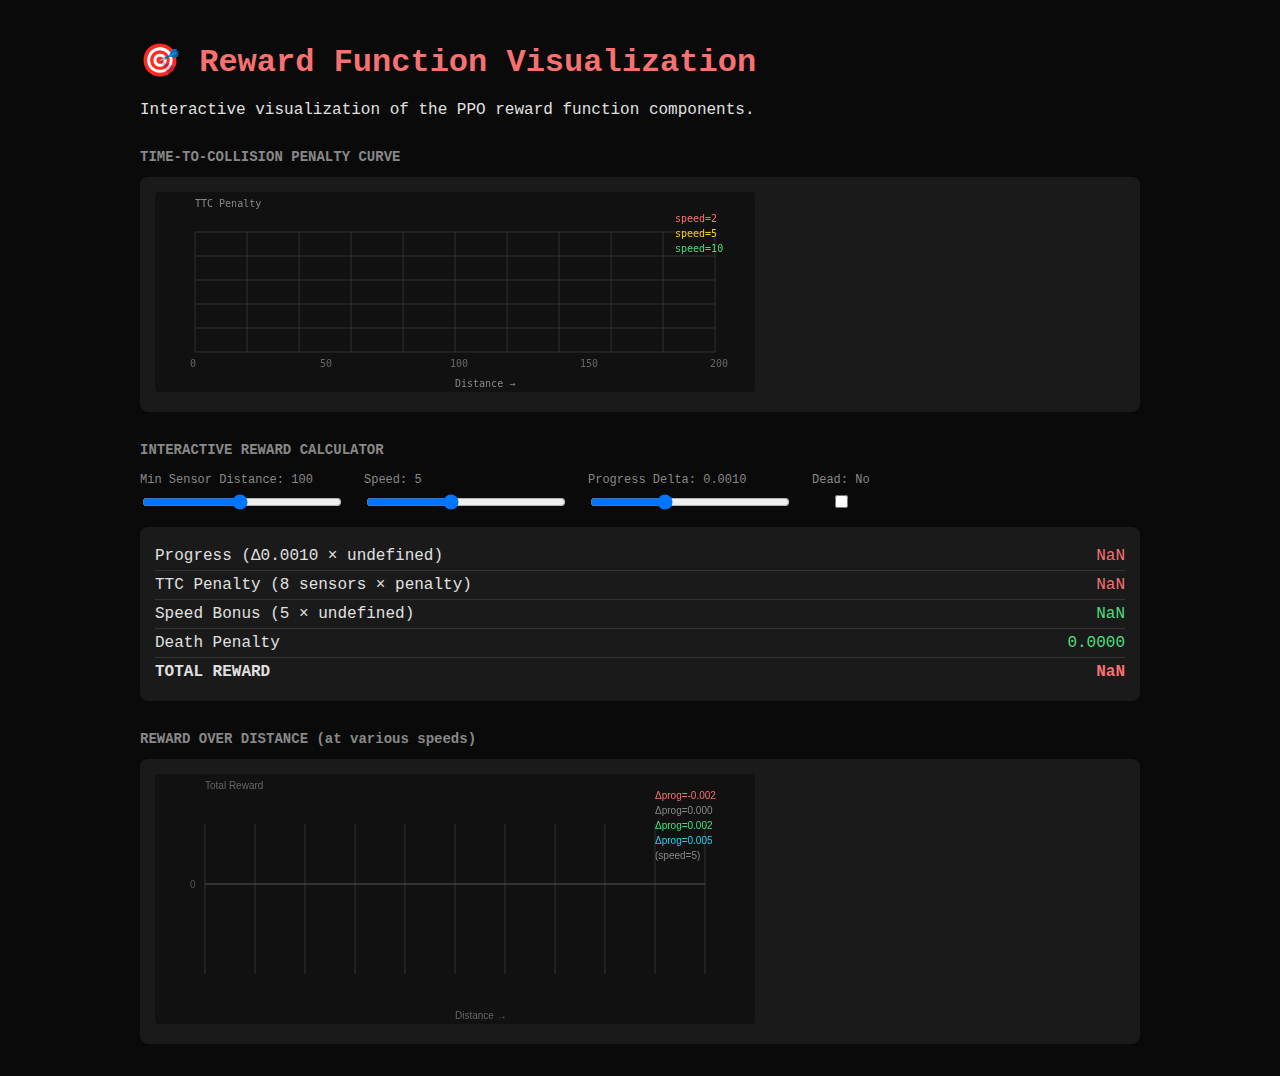
<file: tests/test_reward.html>
<!DOCTYPE html>
<html lang="en">
<head>
    <meta charset="UTF-8">
    <meta name="viewport" content="width=device-width, initial-scale=1.0">
    <title>Test: Reward Function</title>
    <style>
        body {
            font-family: 'SF Mono', Monaco, monospace;
            background: #0a0a0a;
            color: #e0e0e0;
            padding: 20px;
            max-width: 1000px;
            margin: 0 auto;
        }
        h1 { color: #f87171; margin-bottom: 20px; }
        h2 { color: #888; font-size: 14px; margin-top: 30px; }
        .canvas-container {
            background: #1a1a1a;
            padding: 15px;
            border-radius: 8px;
            margin: 10px 0;
        }
        canvas {
            background: #111;
            border-radius: 4px;
        }
        .controls {
            margin: 15px 0;
            display: flex;
            gap: 20px;
            flex-wrap: wrap;
        }
        .control-group {
            display: flex;
            flex-direction: column;
            gap: 5px;
        }
        label {
            color: #888;
            font-size: 12px;
        }
        input[type="range"] {
            width: 200px;
        }
        .value-display {
            color: #4ade80;
            font-size: 14px;
            font-weight: bold;
        }
        .reward-breakdown {
            background: #1a1a1a;
            padding: 15px;
            border-radius: 8px;
            margin: 10px 0;
        }
        .reward-item {
            display: flex;
            justify-content: space-between;
            padding: 5px 0;
            border-bottom: 1px solid #333;
        }
        .reward-item:last-child { border-bottom: none; }
        .positive { color: #4ade80; }
        .negative { color: #f87171; }
    </style>
</head>
<body>
    <h1>🎯 Reward Function Visualization</h1>
    
    <p>Interactive visualization of the PPO reward function components.</p>
    
    <h2>TIME-TO-COLLISION PENALTY CURVE</h2>
    <div class="canvas-container">
        <canvas id="ttcCanvas" width="600" height="200"></canvas>
    </div>
    
    <h2>INTERACTIVE REWARD CALCULATOR</h2>
    <div class="controls">
        <div class="control-group">
            <label>Min Sensor Distance: <span id="distValue">100</span></label>
            <input type="range" id="sensorDist" min="5" max="200" value="100" oninput="updateReward()">
        </div>
        <div class="control-group">
            <label>Speed: <span id="speedValue">5</span></label>
            <input type="range" id="speed" min="0" max="12" value="5" step="0.5" oninput="updateReward()">
        </div>
        <div class="control-group">
            <label>Progress Delta: <span id="progressValue">0.001</span></label>
            <input type="range" id="progress" min="-0.01" max="0.02" value="0.001" step="0.0001" oninput="updateReward()">
        </div>
        <div class="control-group">
            <label>Dead: <span id="deadValue">No</span></label>
            <input type="checkbox" id="dead" onchange="updateReward()">
        </div>
    </div>
    
    <div class="reward-breakdown" id="breakdown"></div>
    
    <h2>REWARD OVER DISTANCE (at various speeds)</h2>
    <div class="canvas-container">
        <canvas id="rewardCanvas" width="600" height="250"></canvas>
    </div>

    <script type="module">
        import { CONFIG } from '../js/config.js';
        
        const ppo = CONFIG.PPO;
        
        // TTC penalty function
        function ttcPenalty(dist, speed) {
            const ttc = dist / Math.max(speed, 0.5);
            // Only penalize when TTC is below threshold
            if (ttc >= ppo.TTC_THRESHOLD) return 0;
            const normalizedTTC = ttc / ppo.TTC_THRESHOLD;
            return (1 - normalizedTTC) * ppo.TTC_PENALTY_WEIGHT;
        }
        
        // Full reward calculation
        function computeReward(sensorDist, speed, deltaProgress, dead) {
            let reward = 0;
            const components = {};
            
            // Progress reward
            components.progress = deltaProgress * ppo.PROGRESS_REWARD_SCALE;
            reward += components.progress;
            
            // TTC penalty (using single sensor for simplicity)
            components.ttc = -ttcPenalty(sensorDist, speed) * 8;  // 8 sensors
            reward += components.ttc;
            
            // Speed bonus
            components.speed = speed * ppo.SPEED_REWARD_SCALE;
            reward += components.speed;
            
            // Death penalty
            components.death = dead ? ppo.DEATH_PENALTY : 0;
            reward += components.death;
            
            return { total: reward, components };
        }
        
        // Draw TTC curve
        function drawTTCCurve() {
            const canvas = document.getElementById('ttcCanvas');
            const ctx = canvas.getContext('2d');
            
            ctx.clearRect(0, 0, canvas.width, canvas.height);
            
            const padding = 40;
            const width = canvas.width - padding * 2;
            const height = canvas.height - padding * 2;
            
            // Grid
            ctx.strokeStyle = '#333';
            ctx.lineWidth = 1;
            for (let i = 0; i <= 10; i++) {
                const x = padding + (width / 10) * i;
                ctx.beginPath();
                ctx.moveTo(x, padding);
                ctx.lineTo(x, padding + height);
                ctx.stroke();
            }
            for (let i = 0; i <= 5; i++) {
                const y = padding + (height / 5) * i;
                ctx.beginPath();
                ctx.moveTo(padding, y);
                ctx.lineTo(padding + width, y);
                ctx.stroke();
            }
            
            // Axes labels
            ctx.fillStyle = '#888';
            ctx.font = '10px monospace';
            ctx.fillText('TTC Penalty', padding, 15);
            ctx.fillText('Distance →', canvas.width / 2, canvas.height - 5);
            
            // Draw curves for different speeds
            const speeds = [2, 5, 10];
            const colors = ['#f87171', '#facc15', '#4ade80'];
            
            speeds.forEach((speed, si) => {
                ctx.strokeStyle = colors[si];
                ctx.lineWidth = 2;
                ctx.beginPath();
                
                for (let d = 0; d <= 200; d++) {
                    const penalty = ttcPenalty(d, speed);
                    const x = padding + (d / 200) * width;
                    const y = padding + height - (penalty / 0.4) * height;
                    
                    if (d === 0) ctx.moveTo(x, y);
                    else ctx.lineTo(x, y);
                }
                ctx.stroke();
                
                // Label
                ctx.fillStyle = colors[si];
                ctx.fillText(`speed=${speed}`, canvas.width - 80, 30 + si * 15);
            });
            
            // X axis labels
            ctx.fillStyle = '#666';
            for (let d = 0; d <= 200; d += 50) {
                const x = padding + (d / 200) * width;
                ctx.fillText(d.toString(), x - 5, canvas.height - 25);
            }
        }
        
        // Draw reward over distance
        function drawRewardCurve() {
            const canvas = document.getElementById('rewardCanvas');
            const ctx = canvas.getContext('2d');
            
            ctx.clearRect(0, 0, canvas.width, canvas.height);
            
            const padding = 50;
            const width = canvas.width - padding * 2;
            const height = canvas.height - padding * 2;
            
            // Grid
            ctx.strokeStyle = '#333';
            ctx.lineWidth = 1;
            for (let i = 0; i <= 10; i++) {
                const x = padding + (width / 10) * i;
                ctx.beginPath();
                ctx.moveTo(x, padding);
                ctx.lineTo(x, padding + height);
                ctx.stroke();
            }
            
            // Zero line
            const zeroY = padding + height * 0.4;
            ctx.strokeStyle = '#555';
            ctx.beginPath();
            ctx.moveTo(padding, zeroY);
            ctx.lineTo(padding + width, zeroY);
            ctx.stroke();
            ctx.fillStyle = '#555';
            ctx.fillText('0', padding - 15, zeroY + 4);
            
            // Draw curves for different progress values
            const progresses = [-0.002, 0, 0.002, 0.005];
            const colors = ['#f87171', '#888', '#4ade80', '#22d3ee'];
            const speed = 5;
            
            progresses.forEach((prog, pi) => {
                ctx.strokeStyle = colors[pi];
                ctx.lineWidth = 2;
                ctx.beginPath();
                
                for (let d = 5; d <= 200; d++) {
                    const { total } = computeReward(d, speed, prog, false);
                    const x = padding + ((d - 5) / 195) * width;
                    // Map reward from [-3, 1] to canvas
                    const y = padding + height * 0.4 - (total / 1) * (height * 0.4);
                    
                    if (d === 5) ctx.moveTo(x, Math.max(padding, Math.min(padding + height, y)));
                    else ctx.lineTo(x, Math.max(padding, Math.min(padding + height, y)));
                }
                ctx.stroke();
                
                // Label
                ctx.fillStyle = colors[pi];
                ctx.fillText(`Δprog=${prog.toFixed(3)}`, canvas.width - 100, 25 + pi * 15);
            });
            
            ctx.fillStyle = '#888';
            ctx.fillText(`(speed=${speed})`, canvas.width - 100, 25 + progresses.length * 15);
            
            // Axis labels
            ctx.fillStyle = '#666';
            ctx.fillText('Distance →', canvas.width / 2, canvas.height - 5);
            ctx.fillText('Total Reward', padding, 15);
        }
        
        // Update reward display
        window.updateReward = function() {
            const sensorDist = parseFloat(document.getElementById('sensorDist').value);
            const speed = parseFloat(document.getElementById('speed').value);
            const progress = parseFloat(document.getElementById('progress').value);
            const dead = document.getElementById('dead').checked;
            
            document.getElementById('distValue').textContent = sensorDist;
            document.getElementById('speedValue').textContent = speed;
            document.getElementById('progressValue').textContent = progress.toFixed(4);
            document.getElementById('deadValue').textContent = dead ? 'Yes' : 'No';
            
            const { total, components } = computeReward(sensorDist, speed, progress, dead);
            
            const breakdown = document.getElementById('breakdown');
            breakdown.innerHTML = `
                <div class="reward-item">
                    <span>Progress (Δ${progress.toFixed(4)} × ${ppo.PROGRESS_REWARD_SCALE})</span>
                    <span class="${components.progress >= 0 ? 'positive' : 'negative'}">${components.progress.toFixed(4)}</span>
                </div>
                <div class="reward-item">
                    <span>TTC Penalty (8 sensors × penalty)</span>
                    <span class="${components.ttc >= 0 ? 'positive' : 'negative'}">${components.ttc.toFixed(4)}</span>
                </div>
                <div class="reward-item">
                    <span>Speed Bonus (${speed} × ${ppo.SPEED_REWARD_SCALE})</span>
                    <span class="positive">${components.speed.toFixed(4)}</span>
                </div>
                <div class="reward-item">
                    <span>Death Penalty</span>
                    <span class="${components.death >= 0 ? 'positive' : 'negative'}">${components.death.toFixed(4)}</span>
                </div>
                <div class="reward-item" style="font-weight: bold; font-size: 16px;">
                    <span>TOTAL REWARD</span>
                    <span class="${total >= 0 ? 'positive' : 'negative'}">${total.toFixed(4)}</span>
                </div>
            `;
        }
        
        // Initialize
        drawTTCCurve();
        drawRewardCurve();
        updateReward();
    </script>
</body>
</html>
</file>
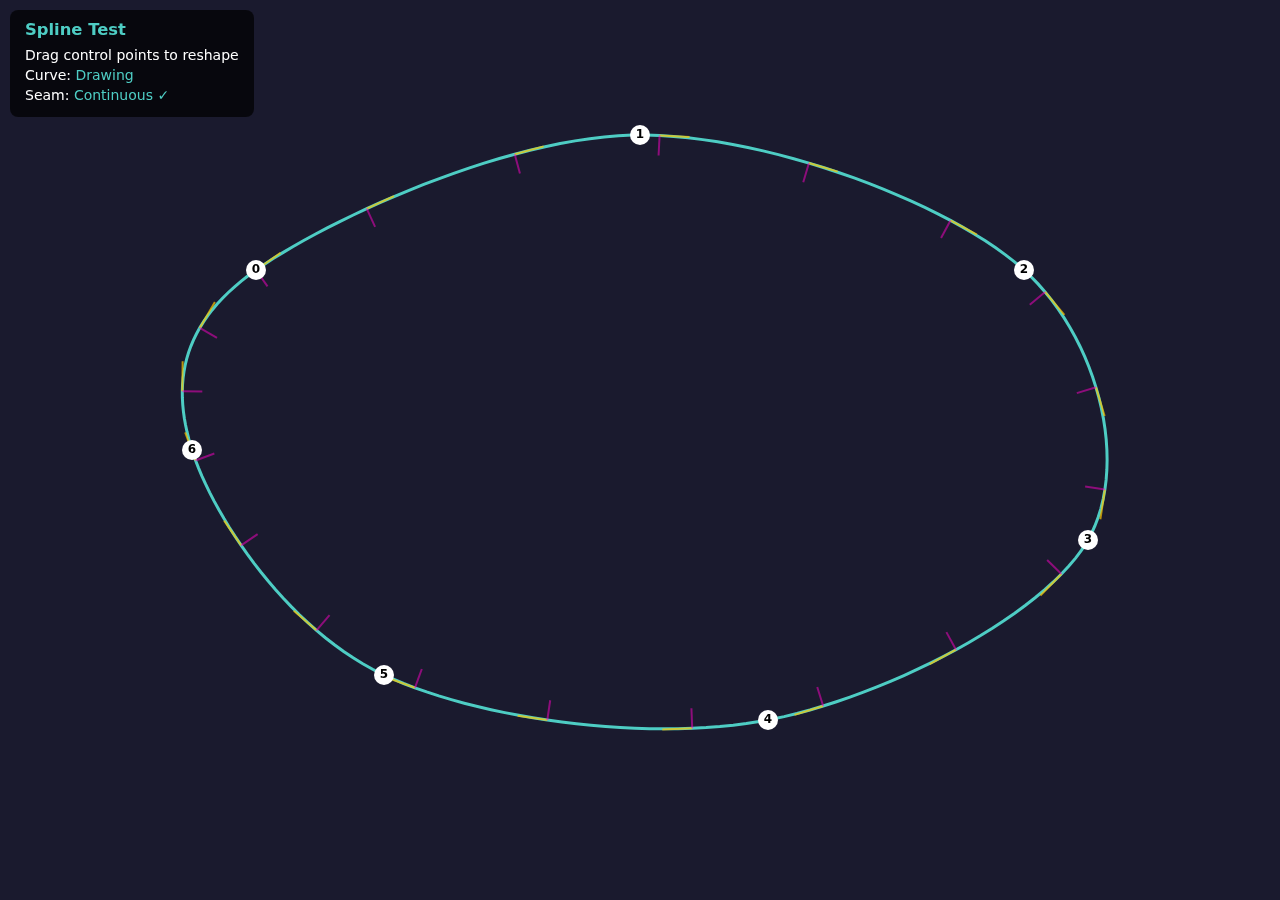
<file: tests/test_spline.html>
<!DOCTYPE html>
<html lang="en">
<head>
    <meta charset="UTF-8">
    <meta name="viewport" content="width=device-width, initial-scale=1.0">
    <title>Spline Test</title>
    <style>
        body {
            margin: 0;
            background: #1a1a2e;
            font-family: system-ui, sans-serif;
            color: white;
        }
        canvas {
            display: block;
        }
        #info {
            position: absolute;
            top: 10px;
            left: 10px;
            background: rgba(0,0,0,0.7);
            padding: 10px 15px;
            border-radius: 8px;
            font-size: 14px;
        }
        #info h3 { margin: 0 0 8px 0; color: #4ecdc4; }
        #info p { margin: 4px 0; }
        .pass { color: #4ecdc4; }
        .fail { color: #ff6b6b; }
    </style>
</head>
<body>
    <canvas id="canvas"></canvas>
    <div id="info">
        <h3>Spline Test</h3>
        <p>Drag control points to reshape</p>
        <p>Curve: <span id="curveStatus" class="pass">—</span></p>
        <p>Seam: <span id="seamStatus" class="pass">—</span></p>
    </div>
    
    <script type="module">
        import { ClosedSpline } from '../js/spline.js';
        
        const canvas = document.getElementById('canvas');
        const ctx = canvas.getContext('2d');
        
        // Initial control points (will be scaled to canvas)
        let controlPoints = [
            { x: 0.2, y: 0.3 },
            { x: 0.5, y: 0.15 },
            { x: 0.8, y: 0.3 },
            { x: 0.85, y: 0.6 },
            { x: 0.6, y: 0.8 },
            { x: 0.3, y: 0.75 },
            { x: 0.15, y: 0.5 },
        ];
        
        let dragging = null;
        let spline = null;
        
        function resize() {
            canvas.width = window.innerWidth;
            canvas.height = window.innerHeight;
            rebuildSpline();
            draw();
        }
        
        function toCanvas(p) {
            return {
                x: p.x * canvas.width,
                y: p.y * canvas.height
            };
        }
        
        function fromCanvas(p) {
            return {
                x: p.x / canvas.width,
                y: p.y / canvas.height
            };
        }
        
        function rebuildSpline() {
            const scaledPoints = controlPoints.map(toCanvas);
            spline = new ClosedSpline(scaledPoints);
        }
        
        function draw() {
            ctx.fillStyle = '#1a1a2e';
            ctx.fillRect(0, 0, canvas.width, canvas.height);
            
            if (!spline) return;
            
            // Draw the spline curve
            ctx.beginPath();
            ctx.strokeStyle = '#4ecdc4';
            ctx.lineWidth = 3;
            
            const steps = 200;
            for (let i = 0; i <= steps; i++) {
                const t = i / steps;
                const p = spline.sample(t);
                if (i === 0) ctx.moveTo(p.x, p.y);
                else ctx.lineTo(p.x, p.y);
            }
            ctx.closePath();
            ctx.stroke();
            
            // Draw tangent and normal vectors at regular intervals
            ctx.lineWidth = 2;
            for (let i = 0; i < 20; i++) {
                const t = i / 20;
                const p = spline.sample(t);
                const tan = spline.tangent(t);
                const norm = spline.normal(t);
                
                // Tangent (yellow)
                ctx.beginPath();
                ctx.strokeStyle = 'rgba(255, 200, 0, 0.7)';
                ctx.moveTo(p.x, p.y);
                ctx.lineTo(p.x + tan.x * 30, p.y + tan.y * 30);
                ctx.stroke();
                
                // Normal (magenta)
                ctx.beginPath();
                ctx.strokeStyle = 'rgba(255, 0, 200, 0.5)';
                ctx.moveTo(p.x, p.y);
                ctx.lineTo(p.x + norm.x * 20, p.y + norm.y * 20);
                ctx.stroke();
            }
            
            // Draw control points
            const points = spline.getControlPoints();
            points.forEach((p, i) => {
                ctx.beginPath();
                ctx.fillStyle = dragging === i ? '#ff6b6b' : '#fff';
                ctx.arc(p.x, p.y, 10, 0, Math.PI * 2);
                ctx.fill();
                
                ctx.fillStyle = '#000';
                ctx.font = 'bold 12px system-ui';
                ctx.textAlign = 'center';
                ctx.textBaseline = 'middle';
                ctx.fillText(i.toString(), p.x, p.y);
            });
            
            // Check for seam continuity
            checkSeam();
        }
        
        function checkSeam() {
            // Sample points very close to t=0 and t=1
            const p0 = spline.sample(0);
            const p1 = spline.sample(0.999);
            const dist = Math.hypot(p1.x - p0.x, p1.y - p0.y);
            
            const t0 = spline.tangent(0);
            const t1 = spline.tangent(0.999);
            const dotTan = t0.x * t1.x + t0.y * t1.y;
            
            const seamOk = dist < 5 && dotTan > 0.99;
            
            document.getElementById('curveStatus').textContent = 'Drawing';
            document.getElementById('curveStatus').className = 'pass';
            
            document.getElementById('seamStatus').textContent = seamOk ? 'Continuous ✓' : `Gap: ${dist.toFixed(1)}px`;
            document.getElementById('seamStatus').className = seamOk ? 'pass' : 'fail';
        }
        
        canvas.addEventListener('mousedown', (e) => {
            const rect = canvas.getBoundingClientRect();
            const mx = e.clientX - rect.left;
            const my = e.clientY - rect.top;
            
            const points = spline.getControlPoints();
            for (let i = 0; i < points.length; i++) {
                if (Math.hypot(mx - points[i].x, my - points[i].y) < 15) {
                    dragging = i;
                    break;
                }
            }
        });
        
        canvas.addEventListener('mousemove', (e) => {
            if (dragging === null) return;
            
            const rect = canvas.getBoundingClientRect();
            controlPoints[dragging] = fromCanvas({
                x: e.clientX - rect.left,
                y: e.clientY - rect.top
            });
            rebuildSpline();
            draw();
        });
        
        canvas.addEventListener('mouseup', () => {
            dragging = null;
        });
        
        window.addEventListener('resize', resize);
        resize();
    </script>
</body>
</html>
</file>
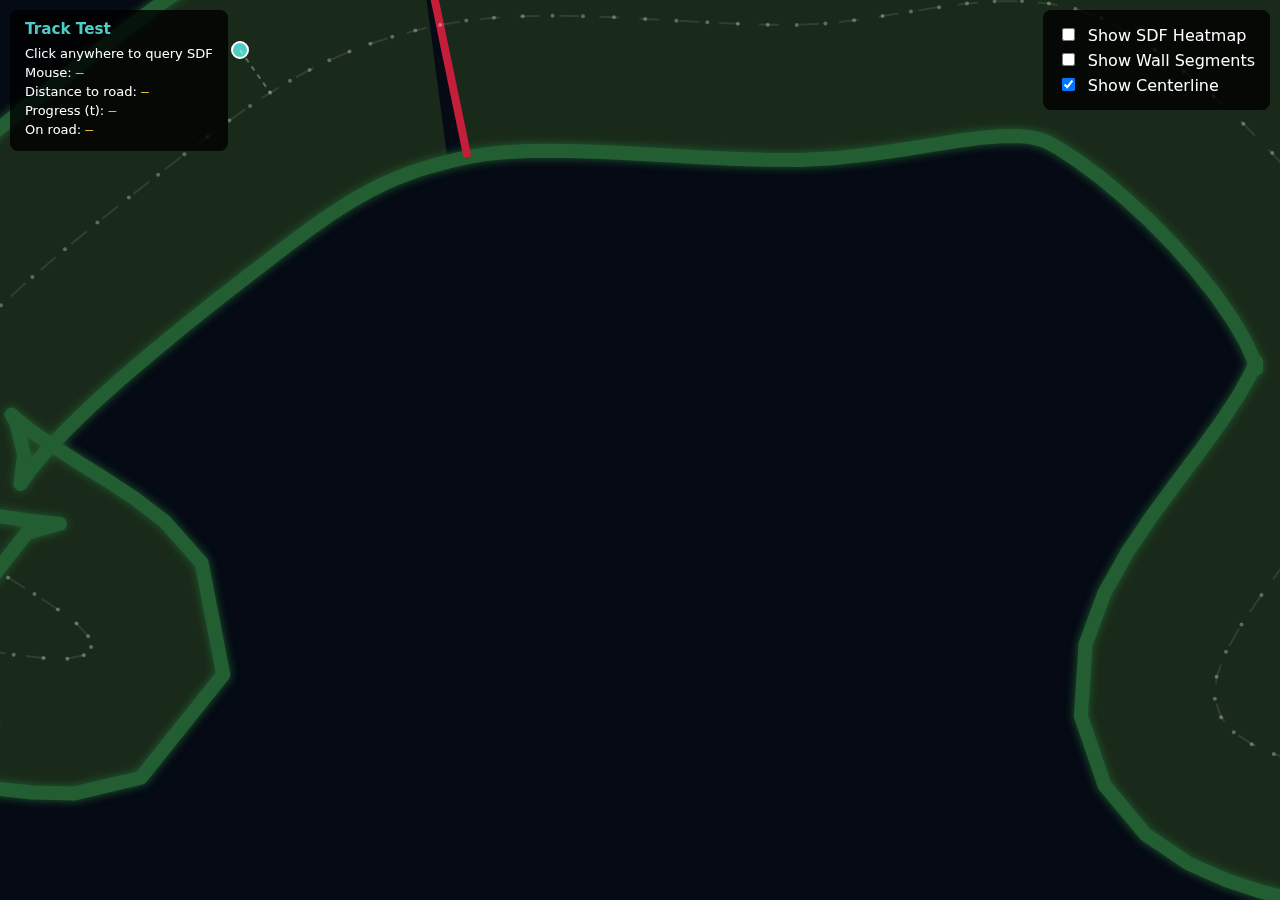
<file: tests/test_track.html>
<!DOCTYPE html>
<html lang="en">
<head>
    <meta charset="UTF-8">
    <meta name="viewport" content="width=device-width, initial-scale=1.0">
    <title>Track Test</title>
    <style>
        body {
            margin: 0;
            background: #050a14;
            font-family: system-ui, sans-serif;
            color: white;
            overflow: hidden;
        }
        canvas {
            display: block;
        }
        #info {
            position: absolute;
            top: 10px;
            left: 10px;
            background: rgba(0,0,0,0.8);
            padding: 10px 15px;
            border-radius: 8px;
            font-size: 13px;
            max-width: 300px;
        }
        #info h3 { margin: 0 0 8px 0; color: #4ecdc4; }
        #info p { margin: 4px 0; }
        .value { color: #ffd93d; font-family: monospace; }
        #controls {
            position: absolute;
            top: 10px;
            right: 10px;
            background: rgba(0,0,0,0.8);
            padding: 10px 15px;
            border-radius: 8px;
        }
        label { display: block; margin: 5px 0; cursor: pointer; }
        input[type="checkbox"] { margin-right: 8px; }
    </style>
</head>
<body>
    <canvas id="canvas"></canvas>
    <div id="info">
        <h3>Track Test</h3>
        <p>Click anywhere to query SDF</p>
        <p>Mouse: <span id="mousePos" class="value">—</span></p>
        <p>Distance to road: <span id="sdfValue" class="value">—</span></p>
        <p>Progress (t): <span id="progressValue" class="value">—</span></p>
        <p>On road: <span id="onRoad" class="value">—</span></p>
    </div>
    <div id="controls">
        <label><input type="checkbox" id="showHeatmap"> Show SDF Heatmap</label>
        <label><input type="checkbox" id="showWalls"> Show Wall Segments</label>
        <label><input type="checkbox" id="showSamples" checked> Show Centerline</label>
    </div>
    
    <script type="module">
        import { Track } from '../js/track.js';
        
        const canvas = document.getElementById('canvas');
        const ctx = canvas.getContext('2d');
        
        // Track centerline - similar feel to original but as spline
        const trackCenterline = [
            { x: 200, y: -25 },
            { x: 550, y: -25 },
            { x: 875, y: -25 },
            { x: 1150, y: 300 },
            { x: 975, y: 650 },
            { x: 1225, y: 775 },
            { x: 1300, y: 1025 },
            { x: 950, y: 1300 },
            { x: 550, y: 1250 },
            { x: 450, y: 1075 },
            { x: 300, y: 1100 },
            { x: 75, y: 1300 },
            { x: -425, y: 1125 },
            { x: -475, y: 625 },
            { x: -150, y: 600 },
            { x: -350, y: 400 },
            { x: -50, y: 100 },
        ];
        
        let track = new Track(trackCenterline);
        let camera = { x: 400, y: 400 };
        let mouseWorld = { x: 0, y: 0 };
        let heatmapImage = null;
        
        // UI elements
        const mousePos = document.getElementById('mousePos');
        const sdfValue = document.getElementById('sdfValue');
        const progressValue = document.getElementById('progressValue');
        const onRoad = document.getElementById('onRoad');
        const showHeatmap = document.getElementById('showHeatmap');
        const showWalls = document.getElementById('showWalls');
        const showSamples = document.getElementById('showSamples');
        
        function resize() {
            canvas.width = window.innerWidth;
            canvas.height = window.innerHeight;
            heatmapImage = null; // Invalidate cache
            draw();
        }
        
        function screenToWorld(sx, sy) {
            return {
                x: sx - canvas.width/2 + camera.x,
                y: sy - canvas.height/2 + camera.y
            };
        }
        
        function worldToScreen(wx, wy) {
            return {
                x: wx - camera.x + canvas.width/2,
                y: wy - camera.y + canvas.height/2
            };
        }
        
        function generateHeatmap() {
            const step = 8; // Resolution
            const imgWidth = Math.ceil(canvas.width / step);
            const imgHeight = Math.ceil(canvas.height / step);
            
            const imageData = ctx.createImageData(imgWidth, imgHeight);
            
            for (let sy = 0; sy < imgHeight; sy++) {
                for (let sx = 0; sx < imgWidth; sx++) {
                    const world = screenToWorld(sx * step, sy * step);
                    const dist = track.distanceToRoad(world.x, world.y);
                    
                    const idx = (sy * imgWidth + sx) * 4;
                    
                    if (dist <= 0) {
                        // On road: green, darker further from edge
                        const intensity = Math.min(1, -dist / 100);
                        imageData.data[idx] = 0;
                        imageData.data[idx + 1] = Math.floor(80 + intensity * 40);
                        imageData.data[idx + 2] = 0;
                        imageData.data[idx + 3] = 100;
                    } else {
                        // Off road: red, brighter closer to edge
                        const intensity = Math.max(0, 1 - dist / 200);
                        imageData.data[idx] = Math.floor(intensity * 200);
                        imageData.data[idx + 1] = 0;
                        imageData.data[idx + 2] = 0;
                        imageData.data[idx + 3] = Math.floor(intensity * 150);
                    }
                }
            }
            
            // Create scaled image
            const tempCanvas = document.createElement('canvas');
            tempCanvas.width = imgWidth;
            tempCanvas.height = imgHeight;
            tempCanvas.getContext('2d').putImageData(imageData, 0, 0);
            
            heatmapImage = tempCanvas;
        }
        
        function draw() {
            ctx.fillStyle = '#050a14';
            ctx.fillRect(0, 0, canvas.width, canvas.height);
            
            ctx.save();
            ctx.translate(canvas.width/2 - camera.x, canvas.height/2 - camera.y);
            
            // Draw heatmap if enabled
            if (showHeatmap.checked) {
                if (!heatmapImage) generateHeatmap();
                ctx.save();
                ctx.resetTransform();
                ctx.imageSmoothingEnabled = false;
                ctx.drawImage(heatmapImage, 0, 0, canvas.width, canvas.height);
                ctx.restore();
            }
            
            // Draw track
            track.draw(ctx);
            
            // Draw wall segments if enabled
            if (showWalls.checked) {
                ctx.strokeStyle = 'rgba(255, 100, 100, 0.5)';
                ctx.lineWidth = 1;
                const walls = track.getWalls();
                for (const wall of walls) {
                    ctx.beginPath();
                    ctx.moveTo(wall.p1.x, wall.p1.y);
                    ctx.lineTo(wall.p2.x, wall.p2.y);
                    ctx.stroke();
                }
            }
            
            // Draw samples if enabled
            if (showSamples.checked) {
                ctx.fillStyle = 'rgba(255, 255, 255, 0.3)';
                const samples = track.getSamples();
                for (const s of samples) {
                    ctx.beginPath();
                    ctx.arc(s.point.x, s.point.y, 2, 0, Math.PI * 2);
                    ctx.fill();
                }
            }
            
            // Draw mouse cursor indicator
            ctx.beginPath();
            ctx.arc(mouseWorld.x, mouseWorld.y, 8, 0, Math.PI * 2);
            ctx.fillStyle = track.isOnRoad(mouseWorld.x, mouseWorld.y) ? '#4ecdc4' : '#ff6b6b';
            ctx.fill();
            ctx.strokeStyle = 'white';
            ctx.lineWidth = 2;
            ctx.stroke();
            
            // Draw line to closest point on centerline
            const closest = track.getClosestPoint(mouseWorld.x, mouseWorld.y);
            ctx.beginPath();
            ctx.strokeStyle = 'rgba(255, 255, 255, 0.3)';
            ctx.setLineDash([5, 5]);
            ctx.moveTo(mouseWorld.x, mouseWorld.y);
            ctx.lineTo(closest.point.x, closest.point.y);
            ctx.stroke();
            ctx.setLineDash([]);
            
            ctx.restore();
        }
        
        function updateInfo() {
            const dist = track.distanceToRoad(mouseWorld.x, mouseWorld.y);
            const progress = track.getProgress(mouseWorld.x, mouseWorld.y);
            const on = track.isOnRoad(mouseWorld.x, mouseWorld.y);
            
            mousePos.textContent = `${Math.round(mouseWorld.x)}, ${Math.round(mouseWorld.y)}`;
            sdfValue.textContent = `${dist.toFixed(1)}px`;
            sdfValue.style.color = dist <= 0 ? '#4ecdc4' : '#ff6b6b';
            progressValue.textContent = progress.toFixed(3);
            onRoad.textContent = on ? 'YES' : 'NO';
            onRoad.style.color = on ? '#4ecdc4' : '#ff6b6b';
        }
        
        canvas.addEventListener('mousemove', (e) => {
            const rect = canvas.getBoundingClientRect();
            mouseWorld = screenToWorld(e.clientX - rect.left, e.clientY - rect.top);
            updateInfo();
            draw();
        });
        
        // Pan with drag
        let dragging = false;
        let lastMouse = { x: 0, y: 0 };
        
        canvas.addEventListener('mousedown', (e) => {
            dragging = true;
            lastMouse = { x: e.clientX, y: e.clientY };
        });
        
        canvas.addEventListener('mousemove', (e) => {
            if (dragging) {
                camera.x -= e.clientX - lastMouse.x;
                camera.y -= e.clientY - lastMouse.y;
                lastMouse = { x: e.clientX, y: e.clientY };
                heatmapImage = null; // Invalidate cache on pan
                draw();
            }
        });
        
        canvas.addEventListener('mouseup', () => dragging = false);
        canvas.addEventListener('mouseleave', () => dragging = false);
        
        // Checkbox handlers
        showHeatmap.addEventListener('change', () => { heatmapImage = null; draw(); });
        showWalls.addEventListener('change', draw);
        showSamples.addEventListener('change', draw);
        
        window.addEventListener('resize', resize);
        resize();
    </script>
</body>
</html>
</file>
